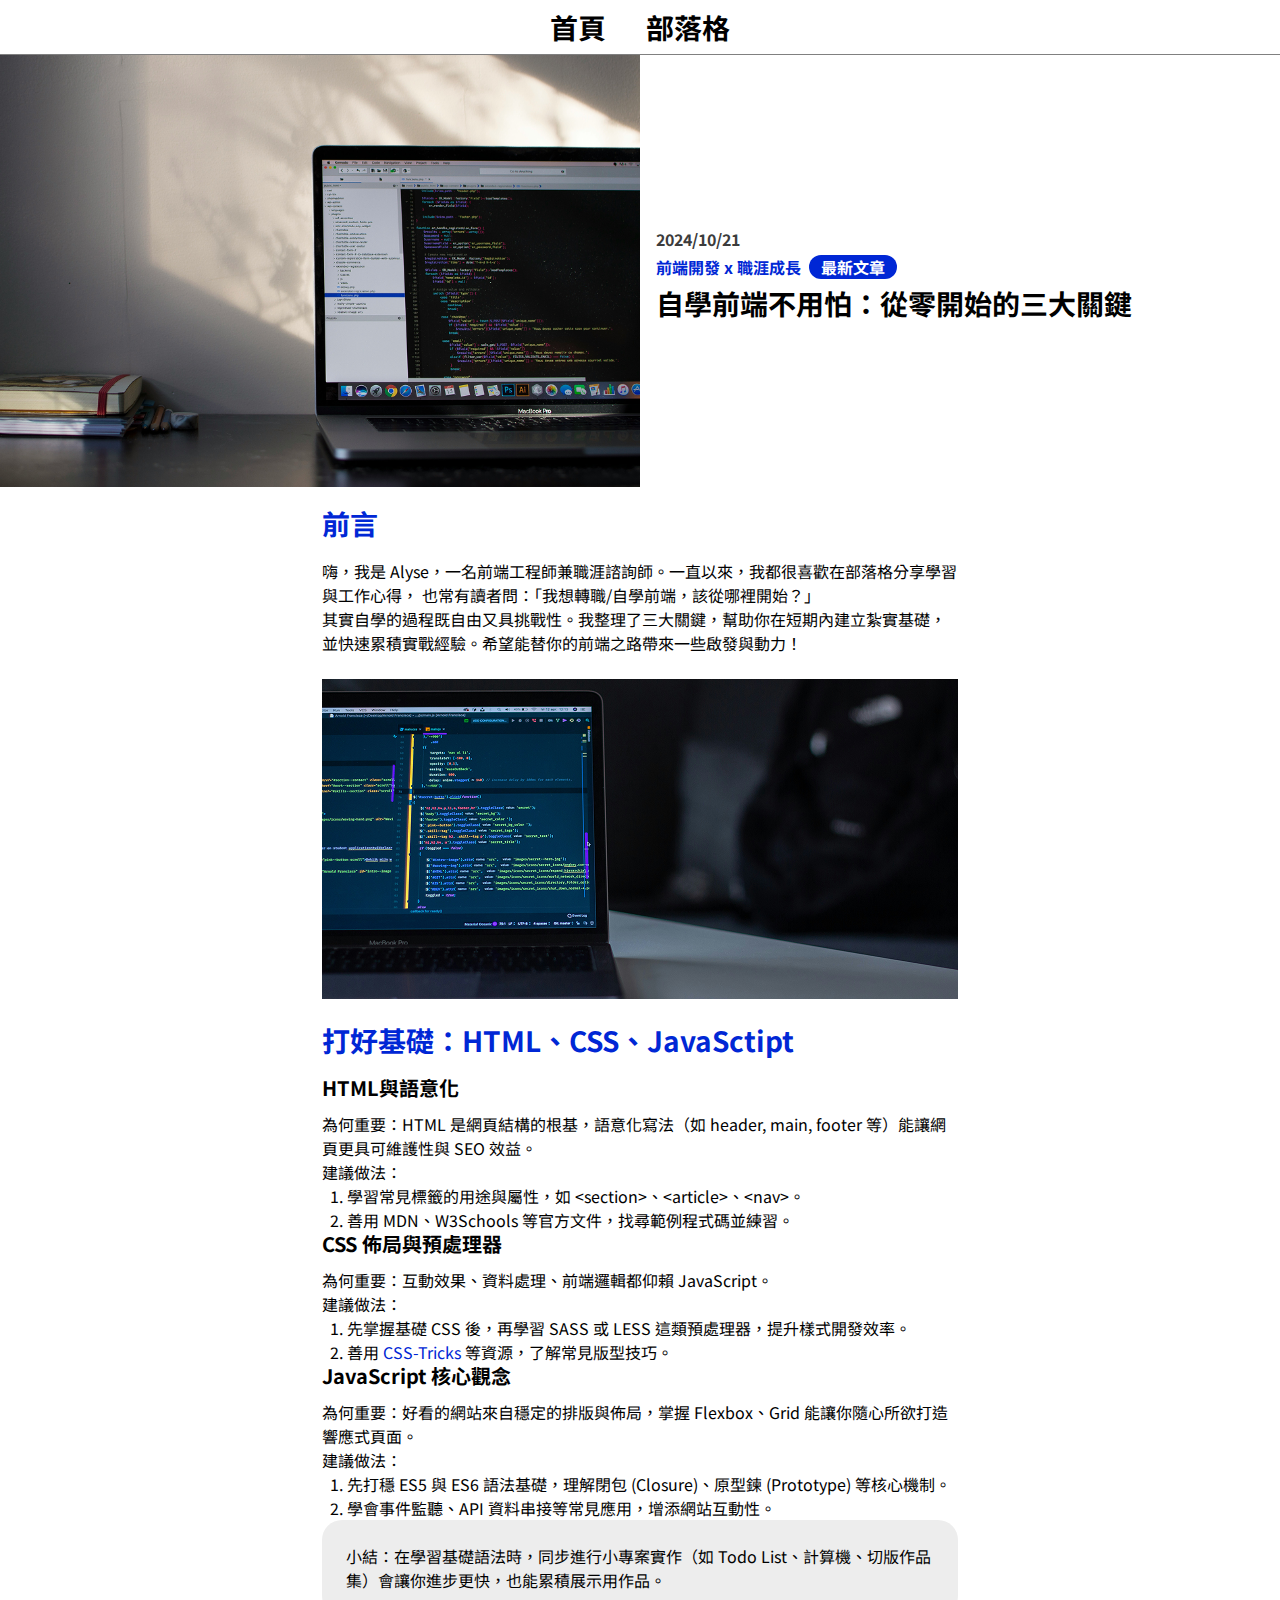
<file: index.html>
<!DOCTYPE html>
<html lang="en">
    <head>
        <meta charset="UTF-8">
        <meta name="viewport" content="width=device-width, initial-scale=1.0">
        <link rel="stylesheet" href="resetcss.css">
        <link rel="stylesheet" href="desktop.css">
        <link rel="stylesheet" href="mobile.css">
        <link rel="stylesheet" href="https://fonts.googleapis.com/css2?family=Noto+Sans+TC:wght@700&display=swap"/>
        <title>Blog-Detail</title>
    </head>
    <body>
        <header>
            <nav class="header-nav">
                <ul class="nav-list">
                    <li class="nav-item"><a href="#">首頁</a></li>
                    <li class="nav-item"><a href="#">部落格</a></li>
                </ul>
            </nav>
            <div class="banner">
                <div class="banner-left">
                    <picture>
                        <source media="(max-width: 768px)" srcset="img/mobile/About-Section.png">
                        <img src="img/desktop/About-Section.png" alt="筆電與程式碼示意圖">
                    </picture>
                </div>
                <div class="banner-right">
                    <p class="right-time">2024/10/21</p>
                        <div class="right-wrap">
                            <p>前端開發 x 職涯成長<span class="badge">最新文章</span></p>
                        </div>
                    <h1>自學前端不用怕：從零開始的三大關鍵</h1>
                </div>
            </div>
        </header>
        <section>
            <div class="section">
                <h2 class="section-title">前言</h2>
                <p>
                    嗨，我是 Alyse，一名前端工程師兼職涯諮詢師。一直以來，我都很喜歡在部落格分享學習與工作心得，
                    也常有讀者問：「我想轉職/自學前端，該從哪裡開始？」<br>
                    其實自學的過程既自由又具挑戰性。我整理了三大關鍵，幫助你在短期內建立紮實基礎，
                    並快速累積實戰經驗。希望能替你的前端之路帶來一些啟發與動力！
                </p>
            </div>
        </section>
        <section>
            <div class="section">
                <picture>
                    <source media="(max-width: 768px)" srcset="img/mobile/content1.png">
                    <img src="img/desktop/content1.png" alt="筆電與程式碼示意圖">
                </picture>
                <h2 class="section-title">打好基礎：HTML、CSS、JavaSctipt</h2>
                <h3>HTML與語意化</h3>
                <p>
                    為何重要：HTML 是網頁結構的根基，語意化寫法（如 header, main, footer 等）能讓網頁更具可維護性與 SEO 效益。
                </p>
                <ol>建議做法：
                    <li>學習常見標籤的用途與屬性，如 &lt;section&gt;、&lt;article&gt;、&lt;nav&gt;。</li>
                    <li>善用 MDN、W3Schools 等官方文件，找尋範例程式碼並練習。</li>
                </ol>

                <h3>CSS 佈局與預處理器</h3>
                <p>
                    為何重要：互動效果、資料處理、前端邏輯都仰賴 JavaScript。
                </p>
                <ol>建議做法：
                    <li>先掌握基礎 CSS 後，再學習 SASS 或 LESS 這類預處理器，提升樣式開發效率。</li>
                    <li>善用 <a href="">CSS-Tricks</a> 等資源，了解常見版型技巧。</li>
                </ol>
                
                <h3>JavaScript 核心觀念</h3>
                <p>
                    為何重要：好看的網站來自穩定的排版與佈局，掌握 Flexbox、Grid 能讓你隨心所欲打造響應式頁面。
                </p>
                <ol>建議做法：
                    <li>先打穩 ES5 與 ES6 語法基礎，理解閉包 (Closure)、原型鍊 (Prototype) 等核心機制。</li>
                    <li>學會事件監聽、API 資料串接等常見應用，增添網站互動性。</li>
                </ol>
                <div class="summary-box">
                    <p>小結：在學習基礎語法時，同步進行小專案實作（如 Todo List、計算機、切版作品集）會讓你進步更快，也能累積展示用作品。</p>
                </div>
            </div>
        </section>


    </body>
</html>
</file>
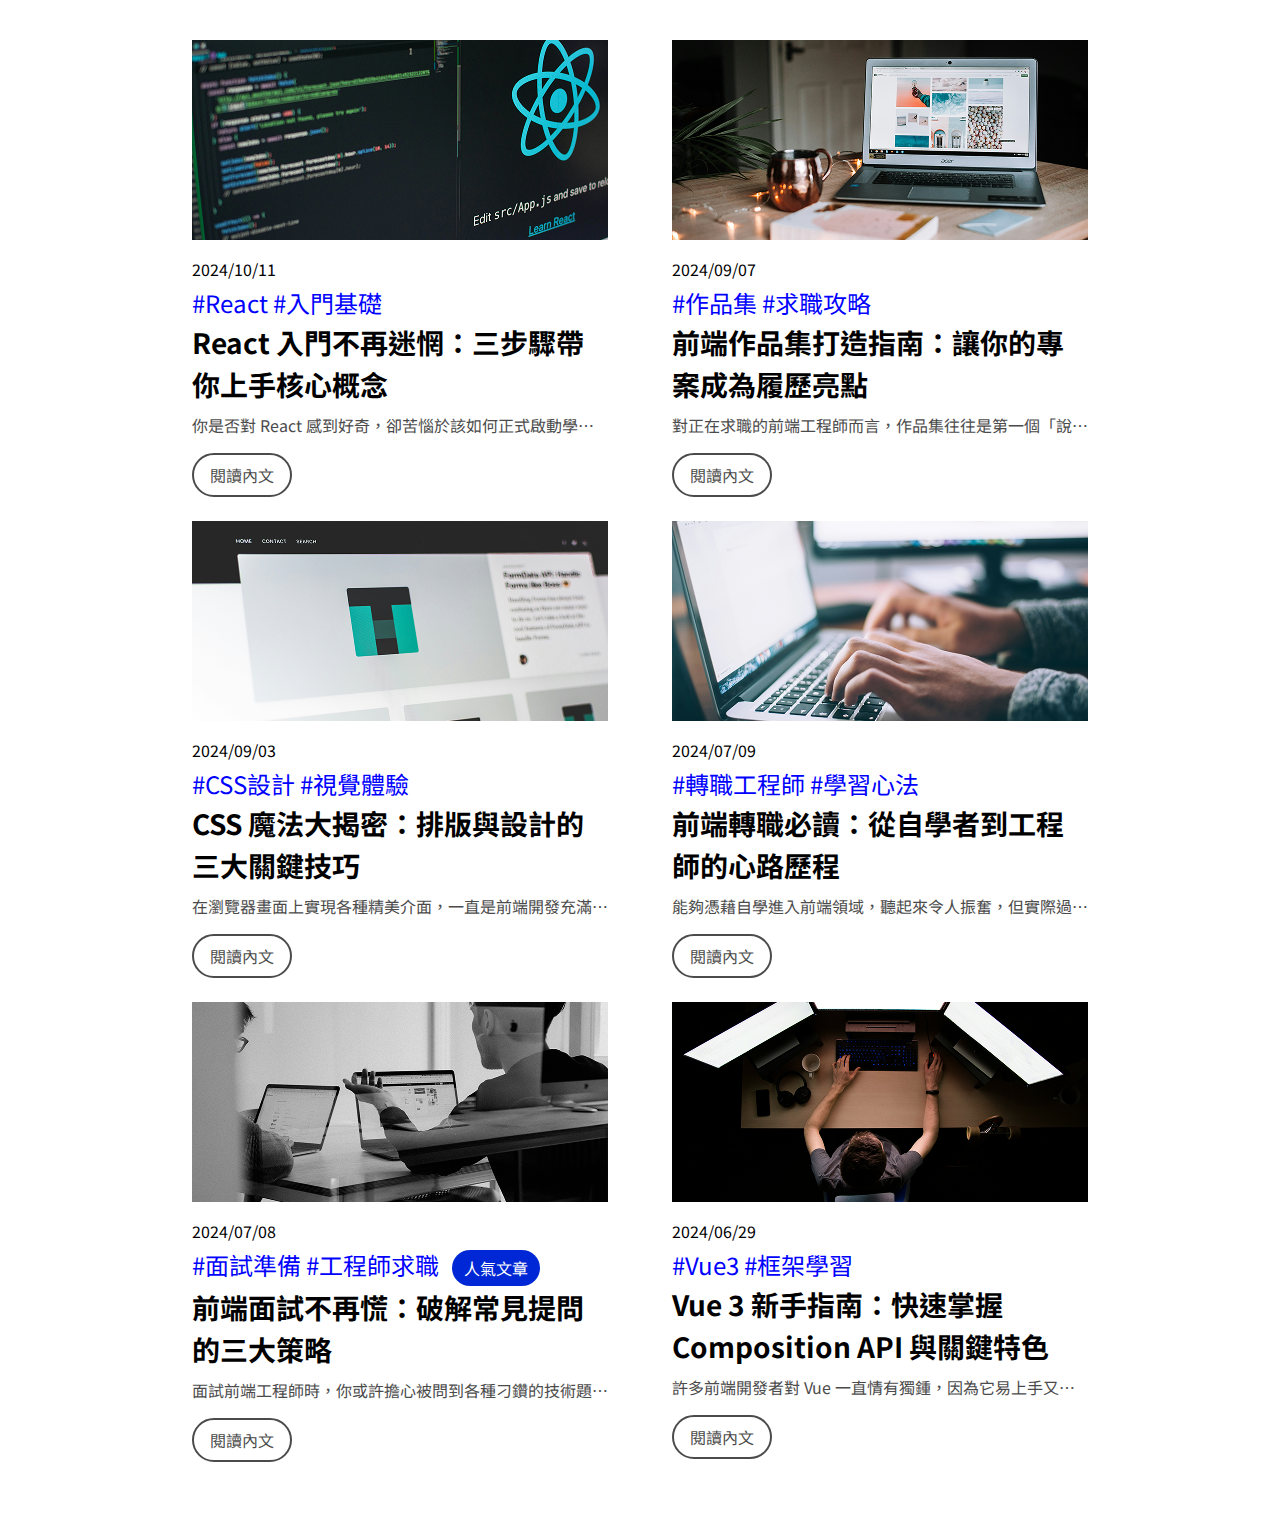
<file: hwflex.html>
<!DOCTYPE html>
<html lang="en">
    <head>
        <meta charset="UTF-8">
        <meta name="viewport" content="width=device-width, initial-scale=1.0">
        <link rel="stylesheet" href="resetcss.css">
        <link rel="stylesheet" href="hw.css">
        <link rel="preconnect" href="https://fonts.googleapis.com">
        <link rel="preconnect" href="https://fonts.gstatic.com" crossorigin>
        <link href="https://fonts.googleapis.com/css2?family=Noto+Sans+TC:wght@500..900&display=swap" rel="stylesheet">
        <title>HomeWork-Flex排版</title>
    </head>
<body>
    <div class="container">
        <ul class="content">
            <li>
                <img src="img/desktop/photo4.png" alt="React 概念圖">
                <p class="card-date">2024/10/11</p>
                <h3 class="card-tags">#React #入門基礎</h3>
                <h2 class="card-title">React 入門不再迷惘：三步驟帶你上手核心概念</h2>
                <p class="card-description">你是否對 React 感到好奇，卻苦惱於該如何正式啟動學習之路？身為前端工程師兼職涯諮詢師，我常遇到同學問我：「React 到底該怎麼入門？」為了幫大家減少摸索的時間，我整理出三個循序漸進的關鍵步驟，帶你更輕鬆地掌握 React 核心概念，真正把理論應用在實際專案中。</p>
                <a href="#" class="card-link">閱讀內文</a>
            </li>
        
            <li>
                <img src="img/desktop/photo1.png" alt="作品集示意圖">
                <p class="card-date">2024/09/07</p>
                <h3 class="card-tags">#作品集 #求職攻略</h3>
                <h2 class="card-title">前端作品集打造指南：讓你的專案成為履歷亮點</h2>
                <p class="card-description">對正在求職的前端工程師而言，作品集往往是第一個「說話」的利器。當面試官瀏覽你的網頁作品時，能夠快速了解你的程式邏輯、設計感以及解決問題的思路。我在協助多位同學優化履歷與作品集的過程中，總結出一些關鍵要素，分享給正在打造、升級作品集的你。</p>
                <a href="#" class="card-link">閱讀內文</a>
            </li>

            <li>
                <img src="img/desktop/photo2.png" alt="CSS 設計示意圖">
                <p class="card-date">2024/09/03</p>
                <h3 class="card-tags">#CSS設計 #視覺體驗</h3>
                <h2 class="card-title">CSS 魔法大揭密：排版與設計的三大關鍵技巧</h2>
                <p class="card-description">在瀏覽器畫面上實現各種精美介面，一直是前端開發充滿成就感的部分。但當面臨複雜的佈局需求或是響應式設計時，往往讓人抓破頭皮。這篇文章想跟大家分享我在實務專案中累積的三大技巧，幫助你更有效率地駕馭 CSS，打造兼具美感與功能性的網頁。</p>
                <a href="#" class="card-link">閱讀內文</a>
            </li>

            <li>
                <img src="img/desktop/photo6.png" alt="學習心法示意圖">
                <p class="card-date">2024/07/09</p>
                <h3 class="card-tags">#轉職工程師 #學習心法</h3>
                <h2 class="card-title">前端轉職必讀：從自學者到工程師的心路歷程</h2>
                <p class="card-description">能夠憑藉自學進入前端領域，聽起來令人振奮，但實際過程中可能遇到的挫折與疑慮，卻常常令人猶豫。回想當初我也是對程式一竅不通，卻在興趣的驅使下毅然踏上自學之路。今天想透過這篇文章，分享我的轉職經驗和一些調適心態的秘訣，盼能為有心投入前端領域的你提供一些力量與方向。</p>
                <a href="#" class="card-link">閱讀內文</a>
            </li>

            <li>
                <img src="img/desktop/photo3.png" alt="面試準備示意圖">
                <p class="card-date">2024/07/08</p>
                <h3 class="card-tags">#面試準備 #工程師求職 <span class="badge">人氣文章</span></h3>
                <h2 class="card-title">前端面試不再慌：破解常見提問的三大策略</h2>
                <p class="card-description">面試前端工程師時，你或許擔心被問到各種刁鑽的技術題目，或是擔憂無法在短時間內展現實力。其實，許多面試官關注的重點並不僅是程式碼本身，更包含問題解決的流程與溝通能力。這篇文章將分享我在面試過程中常見的三大難題，以及如何以更具條理的方式回應，讓你在面試場合中脫穎而出。</p>
                <a href="#" class="card-link">閱讀內文</a>
            </li>
            
            <li>
                <img src="img/desktop/photo5.png" alt="Vue3 框架示意圖">
                <p class="card-date">2024/06/29</p>
                <h3 class="card-tags">#Vue3 #框架學習</h3>
                <h2 class="card-title">Vue 3 新手指南：快速掌握 Composition API 與關鍵特色</h2>
                <p class="card-description">許多前端開發者對 Vue 一直情有獨鍾，因為它易上手又靈活。隨著 Vue 3 上線，Composition API 的導入更是大幅提升可讀性與維護性。這篇文章將帶你快速瞭解 Vue 3 的獨特魅力，並透過簡單範例幫助你更順利地切換到新版本的思維模式。</p>
                <a href="#" class="card-link">閱讀內文</a>
            </li>
        </ul>
    </div>
    
</body>
</html>
</file>
<file: desktop.css>
body {
  /*max-width: 1920px;*/
  margin: 0 auto;
  font-family: 'Noto Sans TC', 'Microsoft JhengHei', 'PingFang TC', sans-serif;
  line-height: 150%; /* 行高放大1.5倍 ，字體大小 16 px → 行高 = 16 px × 1.5 = 24 px */
}

*, *::before, *::after {
  box-sizing: border-box;
}

p {
  font-size: 1rem;
}

ol{
  list-style: decimal;
  font-size: 1rem;
}

li{
  margin-left: 25px;
  font-size: 1rem;
}

h1{
  font-size: 1.75rem; /* 28px */
  font-weight: bold;
}

h2{
  font-size: 1.5rem; /* 24px */
  font-weight: bold;
}

h3{
  font-size: 1.25rem; /* 20px */
  font-weight: bold;
}

.content{
  padding-top: 80px;
  padding-bottom: 80px;
  border-top: 2px solid gray;
  border-bottom: 3px solid gray;
}

html { font-size: 16px; }

/* 導覽列 */
.nav-list{
  display: flex;
  justify-content: center;
  border-bottom: 1px solid gray;
  font-weight: bold;
  gap: 40px;
  font-size: 1.75rem; /*28px*/
}

.nav-item{
  padding-top: 15px;
  padding-bottom: 15px;
  font-size: 1.75rem;
  margin-left: 0px;
}

.nav-item a {
  text-decoration: none;
  color: #000000;
  transition: color 0.3s;
}

.nav-item a:hover {
  color: #0027D5;
}

/* 橫幅 */
.banner{
  display: flex;
  align-items: center;
}

.banner-left,.banner-right {
  flex: 0 0 50%;
  box-sizing: border-box;
}

.banner img{
  display: block;
  max-width: 100%;
  height: auto;
}

.banner-right{
  font-weight: bold;
  padding-left: 1rem;
}

.banner-right h1{
   font-size: 1.75rem; /*28px*/
}

.right-time{
  color: #3C3C3C;
  font-size: 1rem; /*16px*/
}

.right-wrap{
  color: #0027D5;
  padding-top: 4px;
  padding-bottom: 12px;
}

.badge{
  color: #FFF;
  margin-left: 5px;
  background-color: #0027D5;
  font-size: 1rem; /* 最新文章16px */
  padding-left: 12px;
  padding-right: 12px;
  border-radius: 9999px;
  display: inline-block;
  margin-left: 8px;
}

/* 前言 */
.section-title{
  color: #0027D5;
  font-size: 1.75rem; /* 前言28px */
  margin-top: 24px;
  margin-bottom: 24px;
}

.section{
  max-width: 636px;
  margin: 0 auto;
  display: flex;
  flex-direction: column;
  /*margin-bottom: 24px;*/
  /*margin-bottom: 48px;*/
  /*gap: 0.75rem;*/
}

.wrap{
  margin-bottom: 24px;
}

.wrap p{
  margin-bottom: 8px;
}


.section img{
  width: 100%;
  margin-top: 24px;
}

.section h3{
  margin-bottom: 12px;
}


.section a{
  text-decoration: none;
  color: #0027D5;
  transition: color 0.3s;
}

.section a:hover{
  text-decoration: revert;
}

.summary-box{
  background-color: #EDEDED;
  border-radius: 20px;
  padding: 24px;
}

.summary2-box{
  background-color: #EDEDED;
  border-radius: 20px;
  padding: 24px;
  margin-bottom: 24px;
}

.TIP-box{
  background-color: #EDEDED;
  border-radius: 20px;
  padding: 24px;
  margin-bottom: 24px;
}

.list-disc{
  list-style: disc;
}

.section .contact-a{
  text-decoration: underline;
}

.page{
  display: flex;
  justify-content: space-between;
  margin-top: 24px;
}

.page-right{
	font-size: 1rem;
	color: #4B4B4B;
  display: inline-flex;
  align-items: center;
	text-decoration: none;
	border-radius: 40px;
	border: 2px solid #4B4B4B;
  padding-top: 8px;
  padding-bottom: 8px;
  padding-left: 16px;
  padding-right: 16px;
}

.page-left{
	font-size: 1rem;
	color: #4B4B4B;
  display: inline-flex;
  align-items: center;
	text-decoration: none;
	border-radius: 40px;
	border: 2px solid #4B4B4B;
  padding-top: 8px;
  padding-bottom: 8px;
  padding-left: 16px;
  padding-right: 16px;
}

.page-right-text{
  padding-right: 4px;
}

.page-left-text{
  padding-left: 4px;
}


.footer-content{
  max-width: 1296px;
  display: flex;
  justify-content: space-between;
  padding: 80px 0;
}

.email a{
  font-size: 2rem;
  text-decoration: none;
  color: #000000;
  transition: color 0.3s;
}

.email a:hover{
  color: #0027D5;
}

.icon-list{
  display: flex;
  align-items: center;
}

.company-text{
  display: flex;
  justify-content: center;
  padding-top: 24px;
  padding-bottom: 24px;
}

.list-disc .read-a{
  color: #000000;
}

.icon-list li{
  margin-left: 0px;
}
</file>
<file: mobile.css>
/* 手機768斷點 */
@media (max-width: 768px) {
    html { font-size: 16px; } /*看手機板的完整圖，好像沒有縮小字*/

    body {
        max-width: 768px;
        margin: 0 auto;
    }

    /* 橫幅 */
    .banner {
        flex-direction: column;
        align-items: flex-start;
    }

    /* 這2行才能切手機板的時候讓圖跟著父走 */
    .banner-left,
    .banner-right {
        flex: none;
        width: 100%;
    }
    /* 這2行才能切手機板的時候讓圖跟著父走 */
    .banner-left img {
        width: 100%;
        height: auto;
        display: block;
    }

    .banner-right {
        padding-left: 0.5rem;
        text-align: left;
        padding-bottom: 1.8rem;
        padding-top: 1.8rem;
    }

    .badge {
        padding: 0.5em 0.625em;
    }

    .content{
        max-width: 100%;
        padding-left: 12px;
        padding-right: 12px;
    }
 
    .footer-content{
        display: none;
    }
}
</file>
<file: hw.css>
body {

    font-family: 'Noto Sans TC', 'Microsoft JhengHei', 'PingFang TC', sans-serif;
    color: #000; 
    
}

h1,h2,h3,p{
    line-height: 150%;
}

img{
    max-width: 100%;
    height: auto;
    margin-bottom: 16px;
}

p{
    font-size: 16px;
    margin-bottom: 4px;
}

.container{
    max-width: 1920px;
    margin: 0 auto;
    
    margin-top: 40px;
    margin-bottom: 40px;
    margin-left: 15%;
    margin-right: 15%;
    gap: 24px;
}

.content{
    display: flex;
	justify-content: space-between;
	flex-wrap: wrap;
}

.content li{
    max-width: 416px;
	margin-bottom: 24px;
}



.card-tags{
    color: blue;
    font-size: 24px;
}

.card-title{
    font-size: 28px;
    margin-bottom: 8px;
    font-weight: bold;
}

.card-description{
    color:#4B4B4B;
    margin-bottom: 16px;
    text-overflow: ellipsis;
    overflow: hidden;
    white-space: nowrap;
    line-height: 1.5;
    
}

.card-link{
    font-size: 1rem;
    color: #4B4B4B;
    display: inline-flex;
    align-items: center;
    text-decoration: none;
    border-radius: 40px;
    border: 2px solid #4B4B4B;
    padding-top: 8px;
    padding-bottom: 8px;
    padding-left: 16px;
    padding-right: 16px;
    line-height: 150%;
}

.badge{
    color: #FFF;
    margin-left: 5px;
    background-color: #0027D5;
    font-size: 1rem; /* 最新文章16px */
    padding-left: 12px;
    padding-right: 12px;
    border-radius: 9999px;
    display: inline-block;
    margin-left: 8px;
}
</file>
<file: resetcss.css>
/* http://meyerweb.com/eric/tools/css/reset/ 
   v2.0 | 20110126
   License: none (public domain)
*/

html, body, div, span, applet, object, iframe,
h1, h2, h3, h4, h5, h6, p, blockquote, pre,
a, abbr, acronym, address, big, cite, code,
del, dfn, em, img, ins, kbd, q, s, samp,
small, strike, strong, sub, sup, tt, var,
b, u, i, center,
dl, dt, dd, ol, ul, li,
fieldset, form, label, legend,
table, caption, tbody, tfoot, thead, tr, th, td,
article, aside, canvas, details, embed, 
figure, figcaption, footer, header, hgroup, 
menu, nav, output, ruby, section, summary,
time, mark, audio, video {
	margin: 0;
	padding: 0;
	border: 0;
	font-size: 100%;
	font: inherit;
	vertical-align: baseline;
}
/* HTML5 display-role reset for older browsers */
article, aside, details, figcaption, figure, 
footer, header, hgroup, menu, nav, section {
	display: block;
}
body {
	line-height: 1;
}
ol, ul {
	list-style: none;
}
blockquote, q {
	quotes: none;
}
blockquote:before, blockquote:after,
q:before, q:after {
	content: '';
	content: none;
}
table {
	border-collapse: collapse;
	border-spacing: 0;
}
</file>
